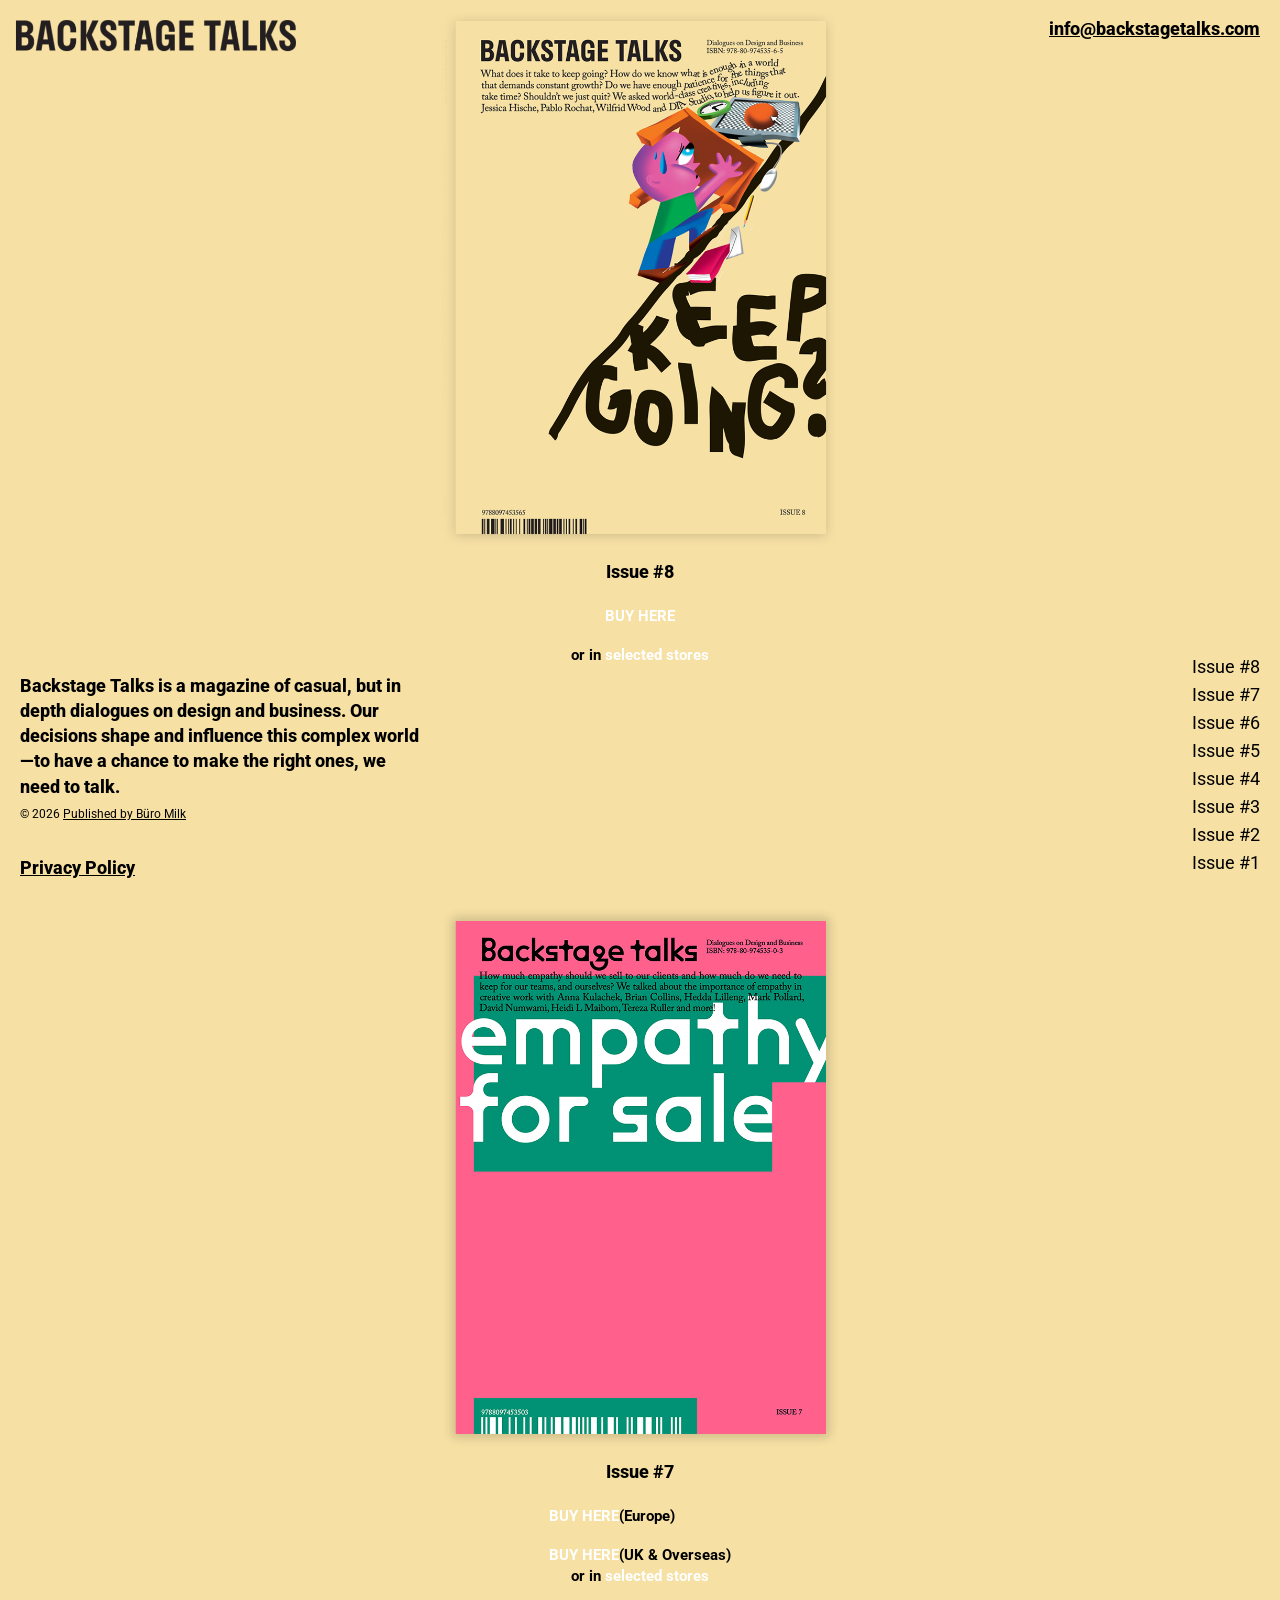
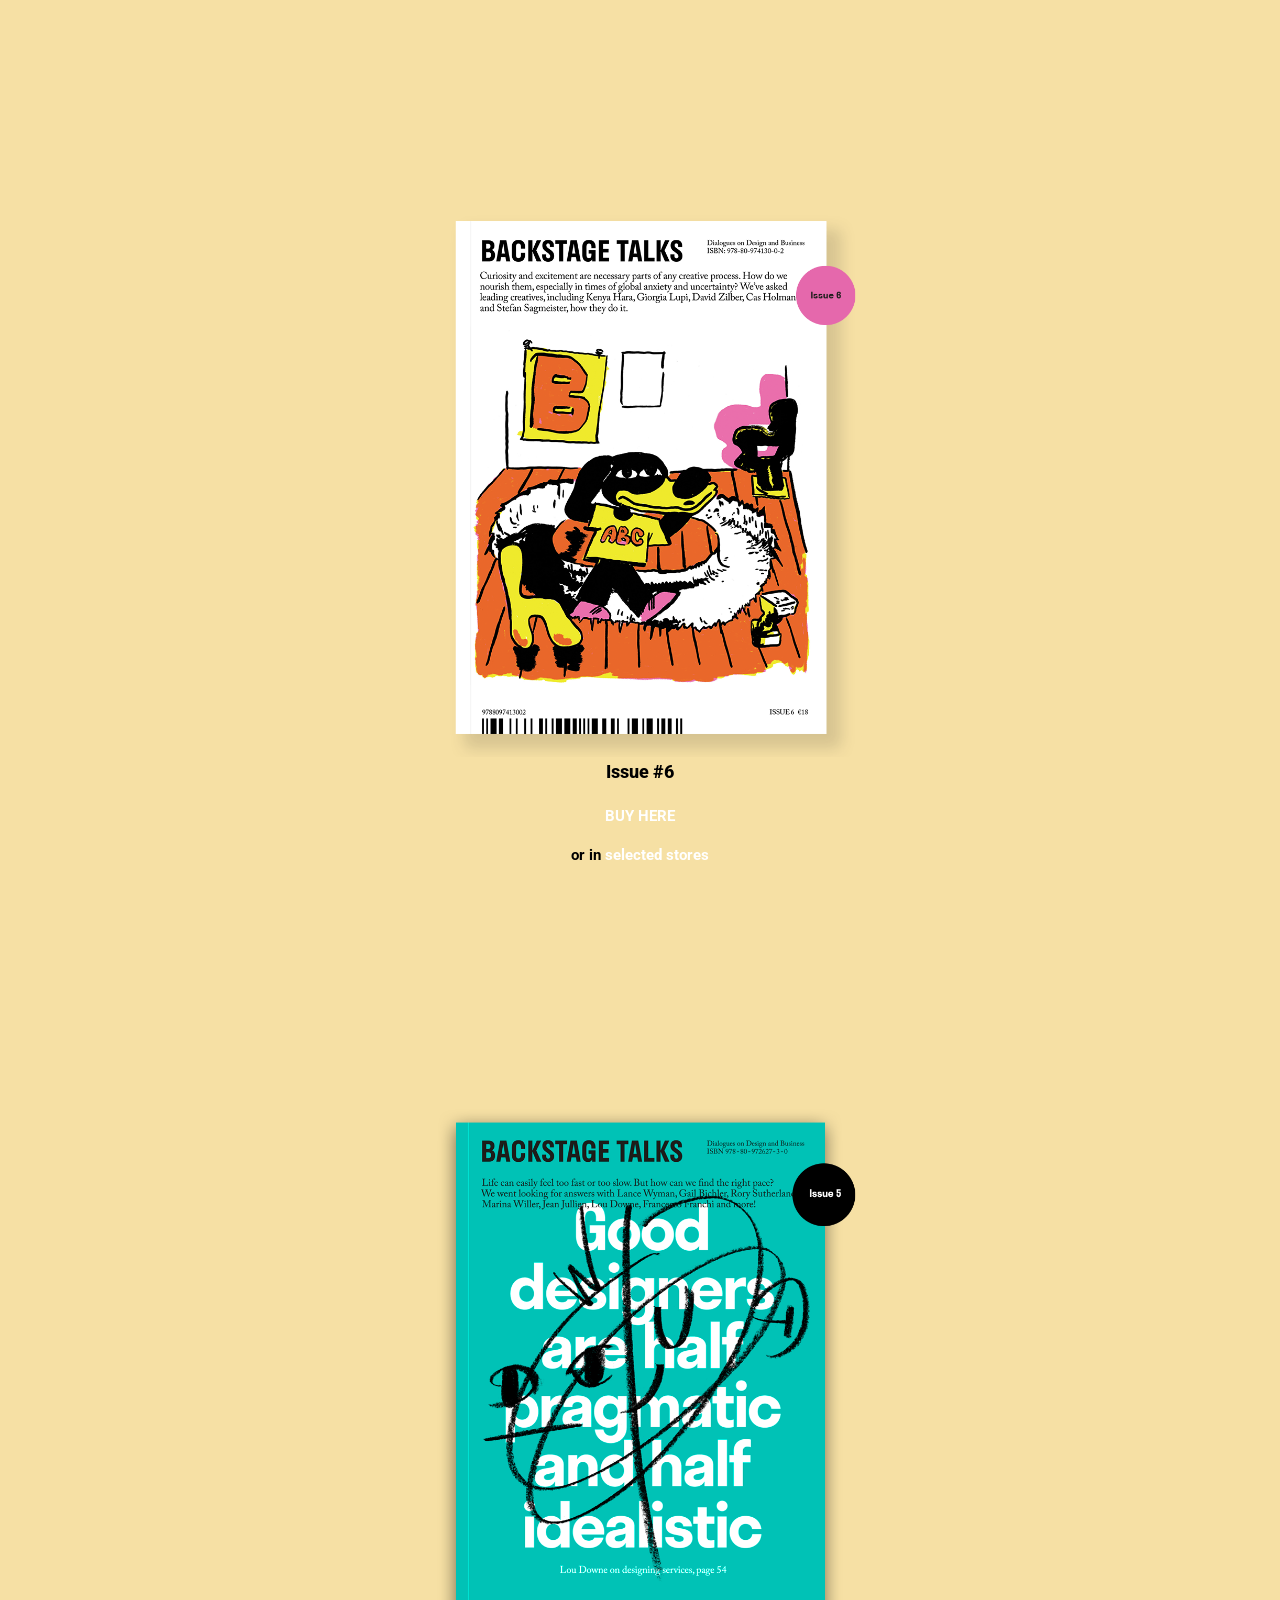
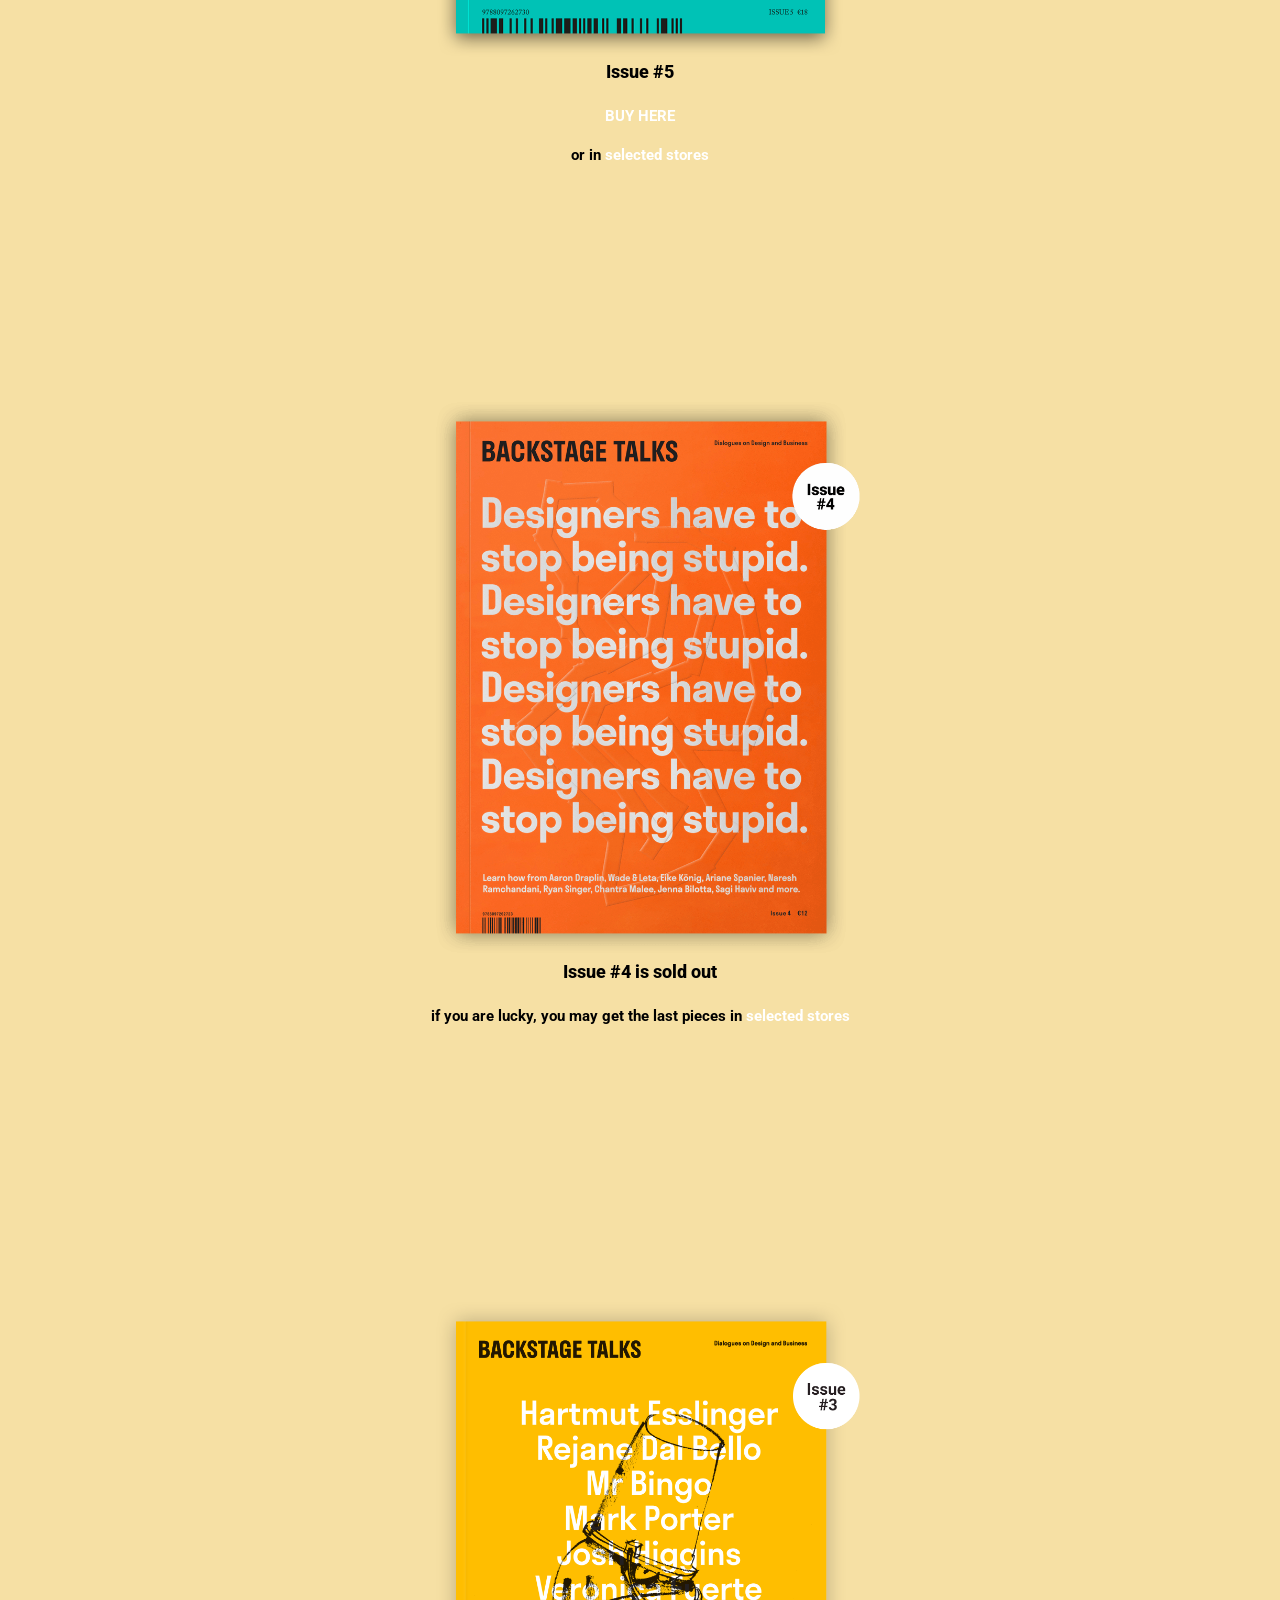
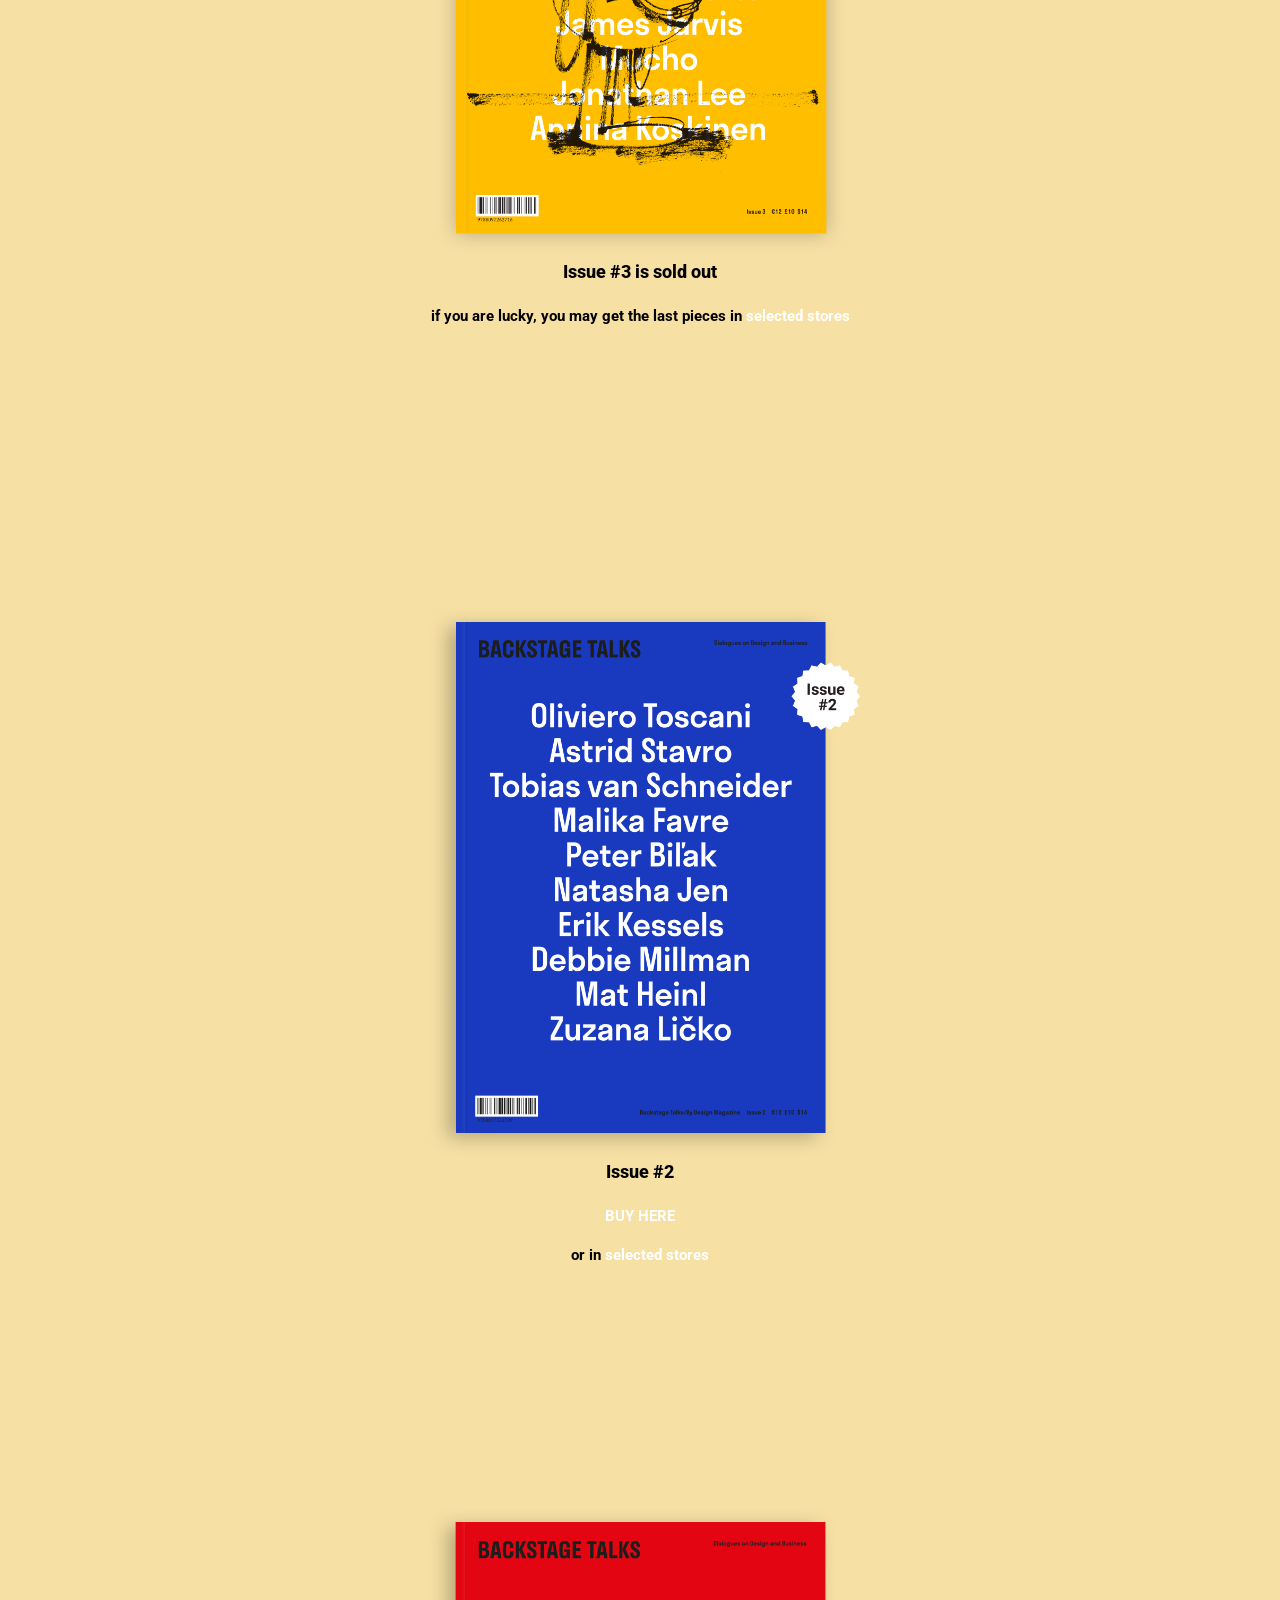
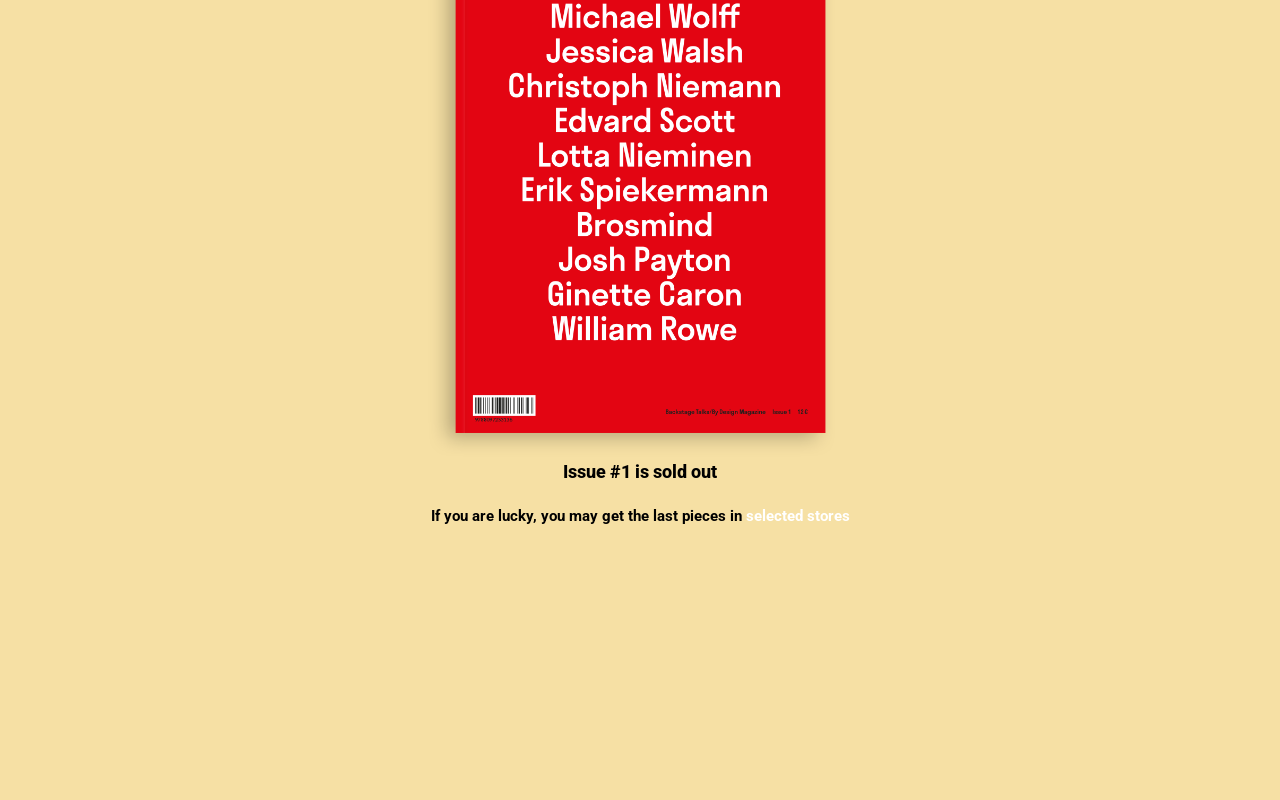
<file: index.html>
<!doctype html>
<html lang="en">
  <head>
    <meta charset="UTF-8" />
    <meta name="viewport" content="width=device-width, initial-scale=1.0" />
    <title>Backstage Talks Magazine</title>
    <meta
      name="description"
      content="Backstage Talks is a magazine of casual, but in depth dialogues on design and business. Issue 8 Available now!"
    />
    <meta
      name="keywords"
      content="Backstage Talks, magazine, design, business, social responsibility, design interviews, Pablo Rochat, DIA Studio, Wilfrid Wood, Sagmeister, EY Doberman, frog, Jessica Hische, Brian Collins"
    />
    <link
      href="https://fonts.googleapis.com/css?family=Roboto:400,500,700"
      rel="stylesheet"
      type="text/css"
    />
    <link rel="stylesheet" href="main.css" />
    <link
      rel="shortcut icon"
      href="app/icon/apple-icon.png"
      type="image/x-icon"
    />
  </head>
  <body>
    <header class="header">
      <img class="logo" src="app/img/logo.png" alt="Backstage Talks Logo" />
    </header>

    <main class="main">
      <section class="section">
        <section class="about">
          <div>
            <p class="p-1">
              Backstage Talks is a magazine of casual, but in depth dialogues on
              design and business. Our decisions shape and influence this
              complex world—to have a chance to make the right ones, we need to
              talk.
            </p>
            <span class="p-3 copyright"
              >© 2026
              <a class="anchor-primary" href="">Published by Büro Milk</a></span
            >
          </div>
          <p class="p-1 p-primary-color">
            <a class="anchor-primary" href="">Privacy Policy</a>
          </p>
        </section>

        <div class="magazine-list">
          <div class="magazine" id="magazine-8">
            <div class="cover">
              <img
                class="cover-img"
                src="app/img/backstagetalks_cover_issue_8.png"
                alt="Backstage Talks Issue #8"
              />
            </div>
            <p class="p-1">Issue #8</p>
            <p class="p-2"><a class="anchor-secondary" href="">BUY HERE</a></p>
            <p class="p-2">
              or in <a class="anchor-secondary" href="">selected stores</a>
            </p>
          </div>

          <div class="magazine" id="magazine-7">
            <div class="cover">
              <img
                class="cover-img"
                src="app/img/backstagetalks_cover_issue_7.png"
                alt="Backstage Talks Issue #7"
              />
            </div>
            <p class="p-1">Issue #7</p>
            <div>
              <p class="p-2">
                <a class="anchor-secondary" href="">BUY HERE</a>(Europe)
              </p>
              <p class="p-2">
                <a class="anchor-secondary" href="">BUY HERE</a>(UK & Overseas)
              </p>
            </div>
            <p class="p-2">
              or in <a class="anchor-secondary" href="">selected stores</a>
            </p>
          </div>

          <div class="magazine" id="magazine-6">
            <div class="cover">
              <img
                class="cover-img"
                src="app/img/backstagetalks_cover_issue_6.png"
                alt="Backstage Talks Issue #6"
              />
            </div>
            <p class="p-1">Issue #6</p>
            <p class="p-2"><a class="anchor-secondary" href="">BUY HERE</a></p>
            <p class="p-2">
              or in <a class="anchor-secondary" href="">selected stores</a>
            </p>
          </div>

          <div class="magazine" id="magazine-5">
            <div class="cover">
              <img
                class="cover-img"
                src="app/img/backstagetalks_cover_issue_5.png"
                alt="Backstage Talks Issue #5"
              />
            </div>
            <p class="p-1">Issue #5</p>
            <p class="p-2"><a class="anchor-secondary" href="">BUY HERE</a></p>
            <p class="p-2">
              or in <a class="anchor-secondary" href="">selected stores</a>
            </p>
          </div>

          <div class="magazine" id="magazine-4">
            <div class="cover">
              <img
                class="cover-img"
                src="app/img/backstagetalks_cover_issue_4.png"
                alt="Backstage Talks Issue #4"
              />
            </div>
            <p class="p-1">Issue #4 is sold out</p>
            <p class="p-2">
              if you are lucky, you may get the last pieces in
              <a class="anchor-secondary" href="">selected stores</a>
            </p>
          </div>

          <div class="magazine" id="magazine-3">
            <div class="cover">
              <img
                class="cover-img"
                src="app/img/backstagetalks_cover_issue_3.png"
                alt="Backstage Talks Issue #3"
              />
            </div>
            <p class="p-1">Issue #3 is sold out</p>
            <p class="p-2">
              if you are lucky, you may get the last pieces in
              <a class="anchor-secondary" href="">selected stores</a>
            </p>
          </div>

          <div class="magazine" id="magazine-2">
            <div class="cover">
              <img
                class="cover-img"
                src="app/img/backstagetalks_cover2017.png"
                alt="Backstage Talks Issue #2"
              />
            </div>
            <p class="p-1">Issue #2</p>
            <p class="p-2"><a class="anchor-secondary" href="">BUY HERE</a></p>
            <p class="p-2">
              or in
              <a class="anchor-secondary" href="">selected stores</a>
            </p>
          </div>

          <div class="magazine" id="magazine-1">
            <div class="cover">
              <img
                class="cover-img"
                src="app/img/backstagetalks_cover2016_n.png"
                alt="Backstage Talks Issue #1"
              />
            </div>
            <p class="p-1">Issue #1 is sold out</p>
            <p class="p-2">
              If you are lucky, you may get the last pieces in
              <a class="anchor-secondary" href="">selected stores</a>
            </p>
          </div>
        </div>

        <div class="right-side">
          <section class="contact">
            <p class="p-1">
              <a class="anchor-primary" href="mailto:info@backstagetalks.com"
                >info@backstagetalks.com</a
              >
            </p>
          </section>

          <nav class="nav">
            <ul>
              <li><a href="#magazine-8">Issue #8</a></li>
              <li><a href="#magazine-7">Issue #7</a></li>
              <li><a href="#magazine-6">Issue #6</a></li>
              <li><a href="#magazine-5">Issue #5</a></li>
              <li><a href="#magazine-4">Issue #4</a></li>
              <li><a href="#magazine-3">Issue #3</a></li>
              <li><a href="#magazine-2">Issue #2</a></li>
              <li><a href="#magazine-1">Issue #1</a></li>
            </ul>
          </nav>
        </div>
      </section>

      <script src="main.js" />
    </main>
  </body>
</html>
</file>
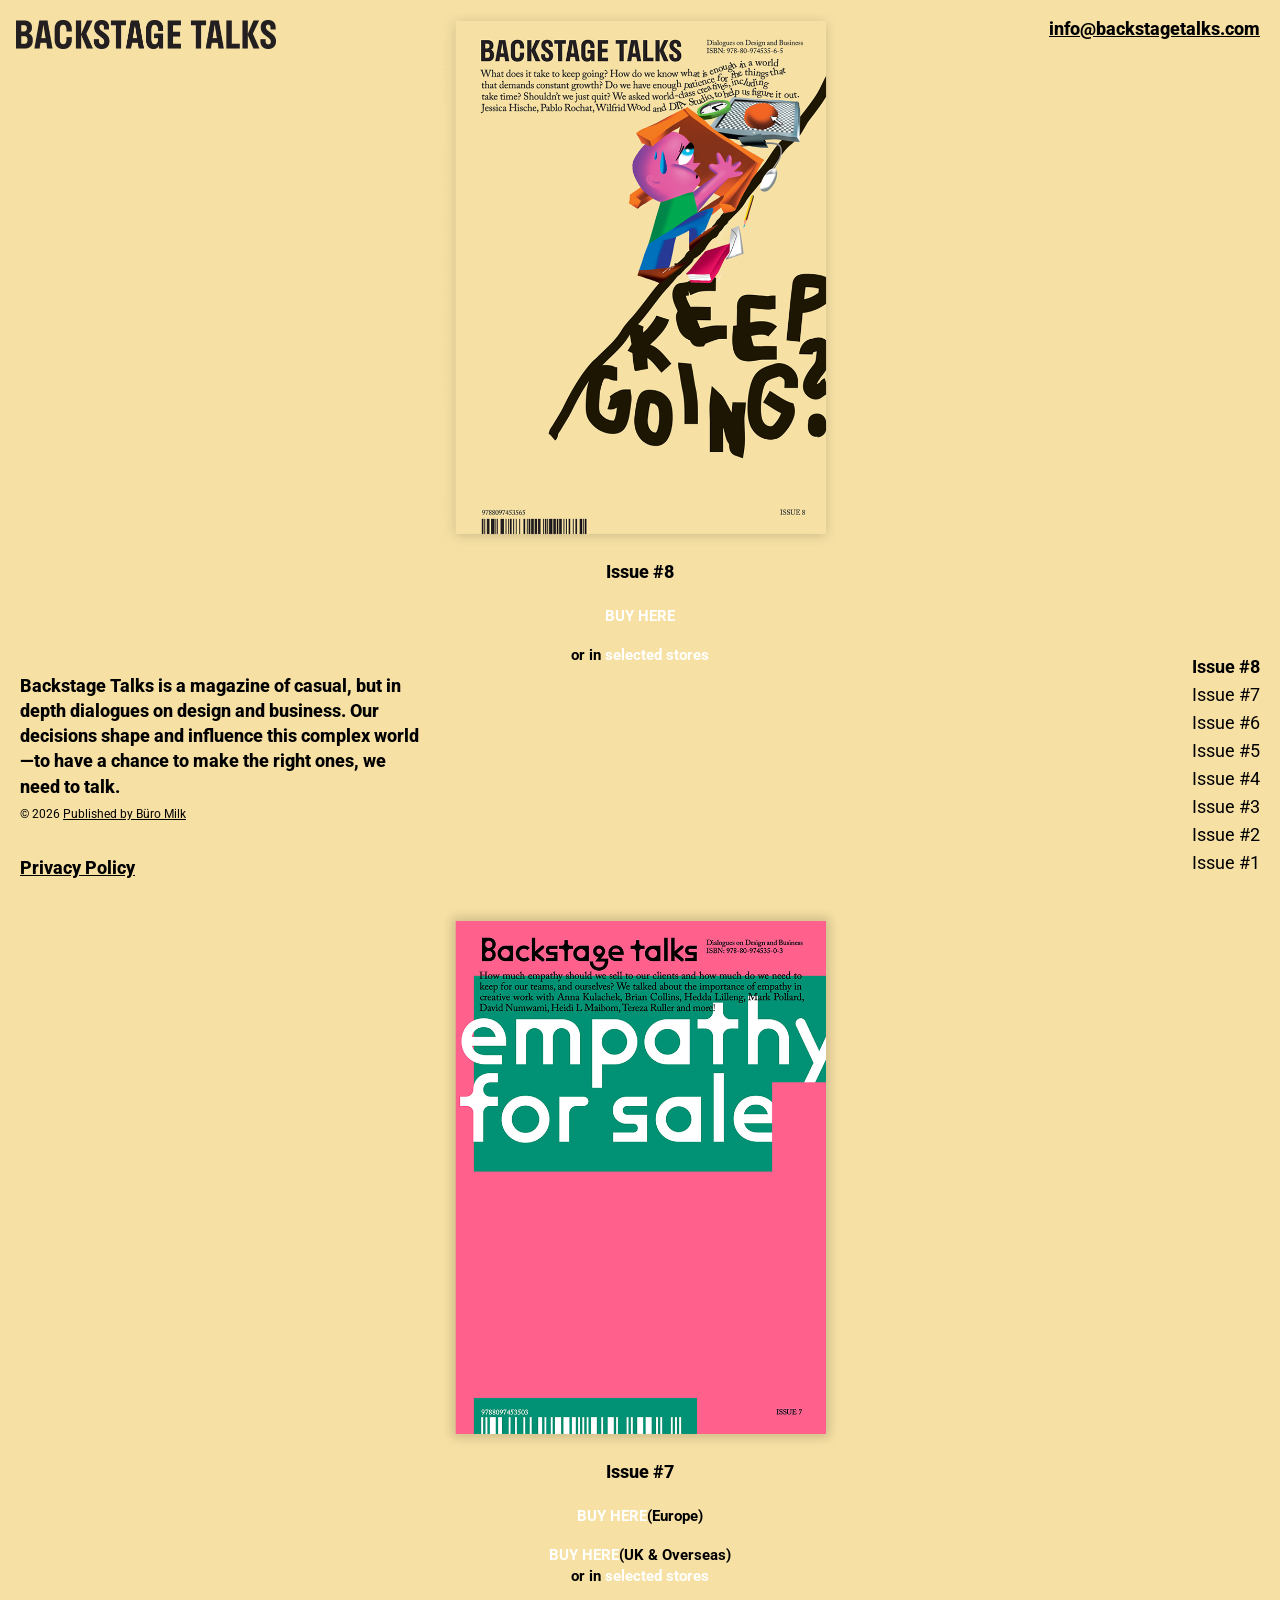
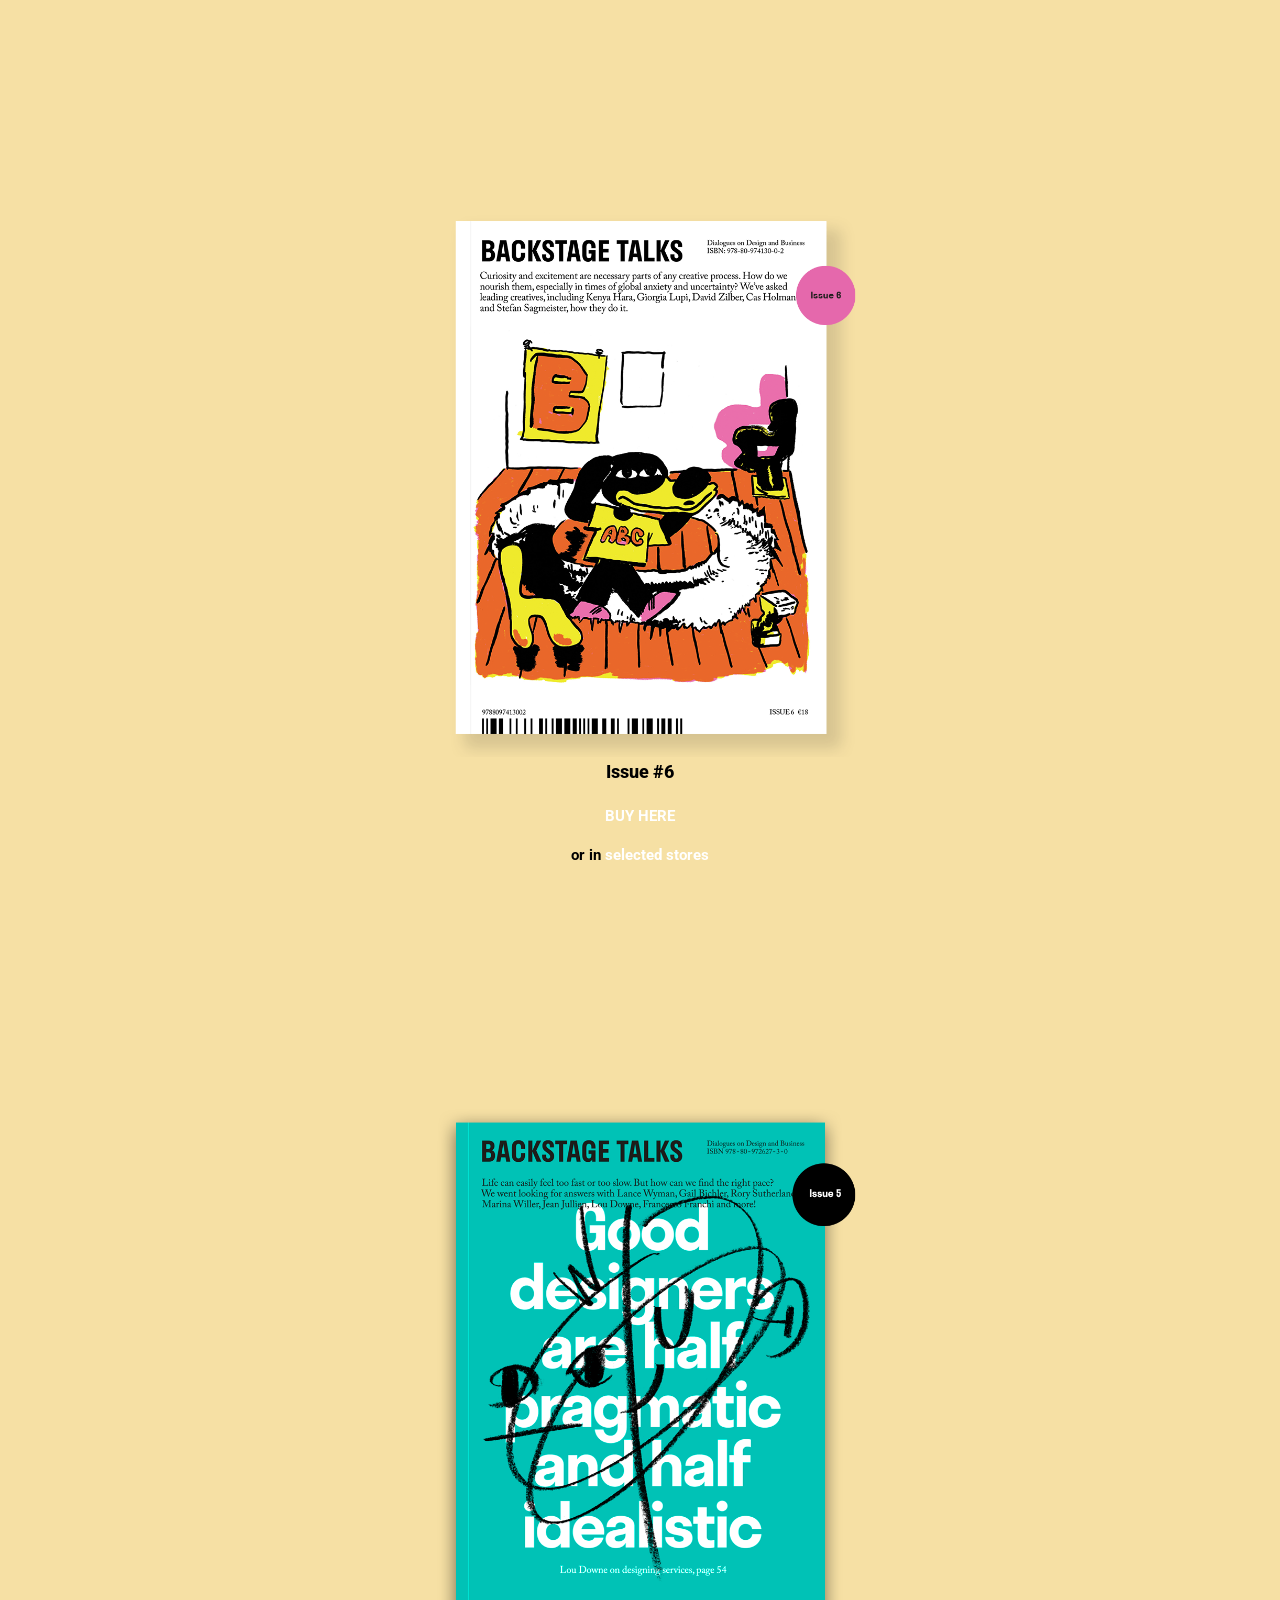
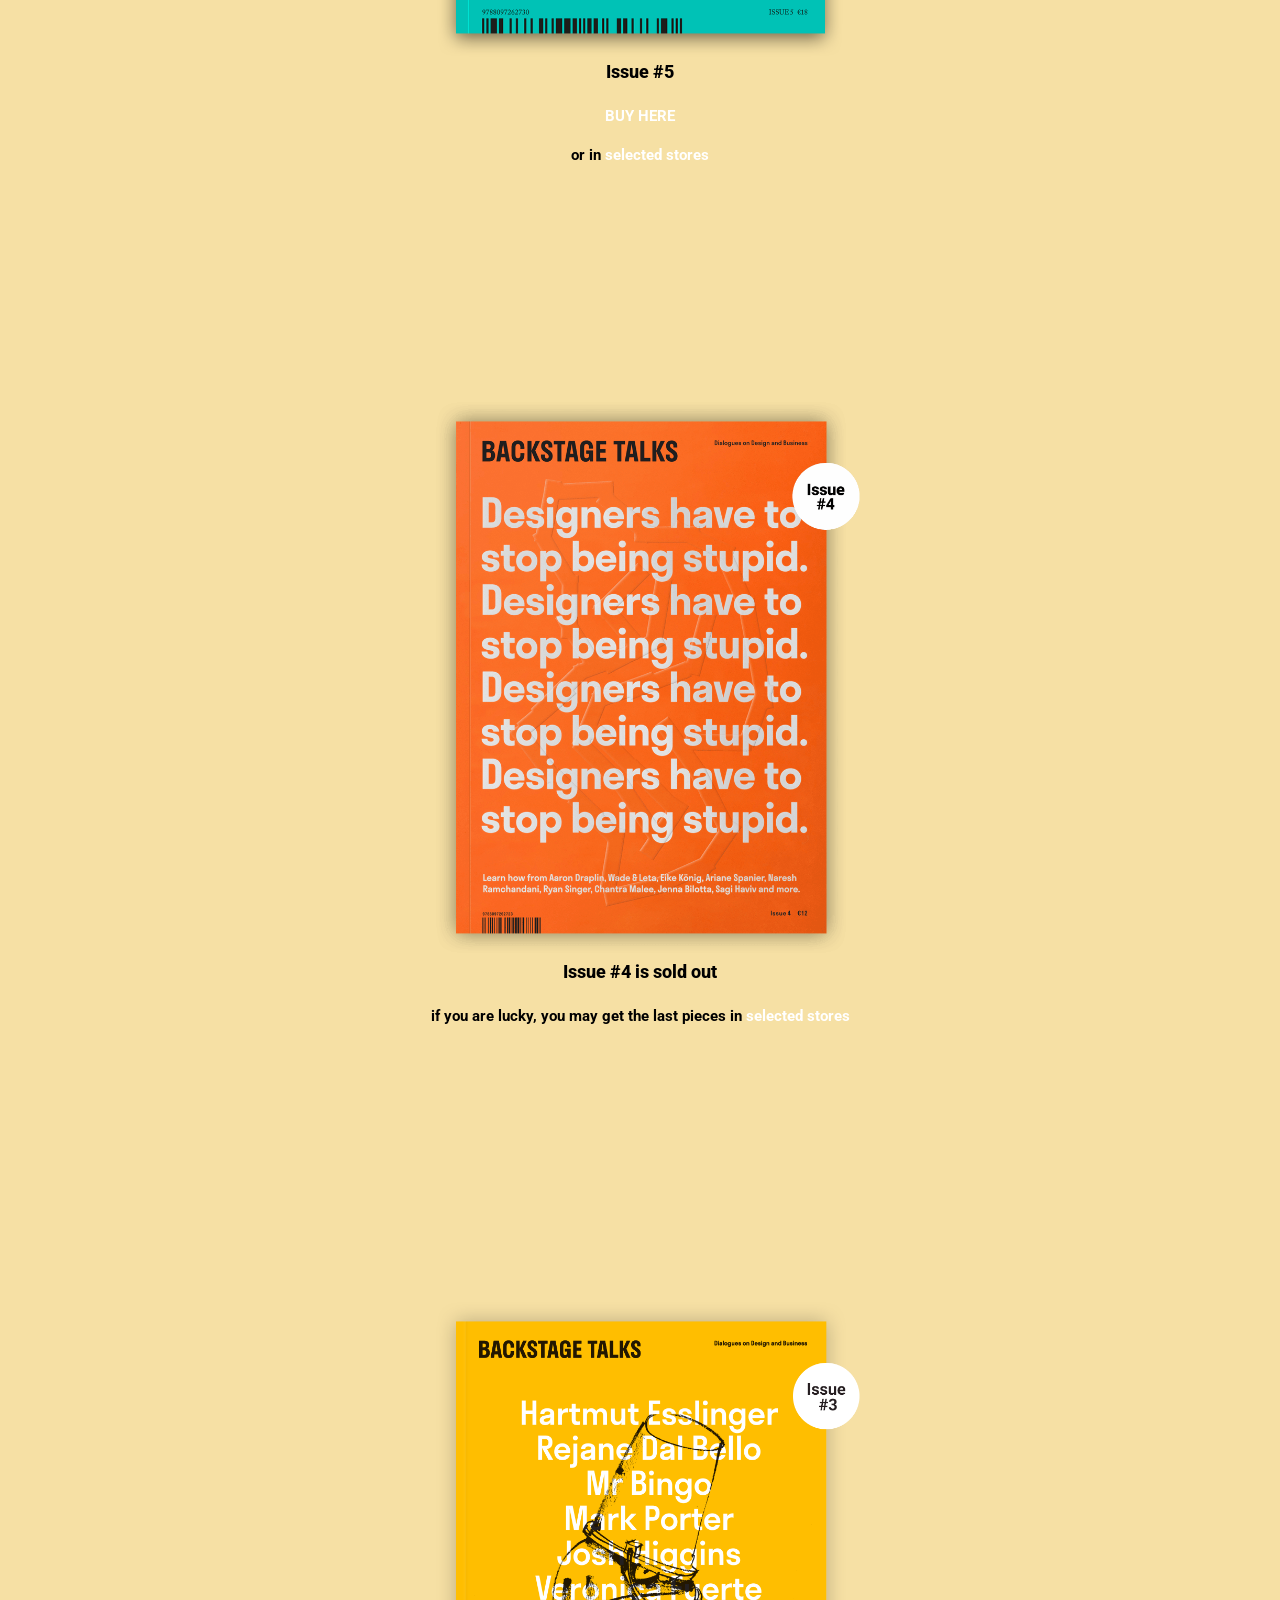
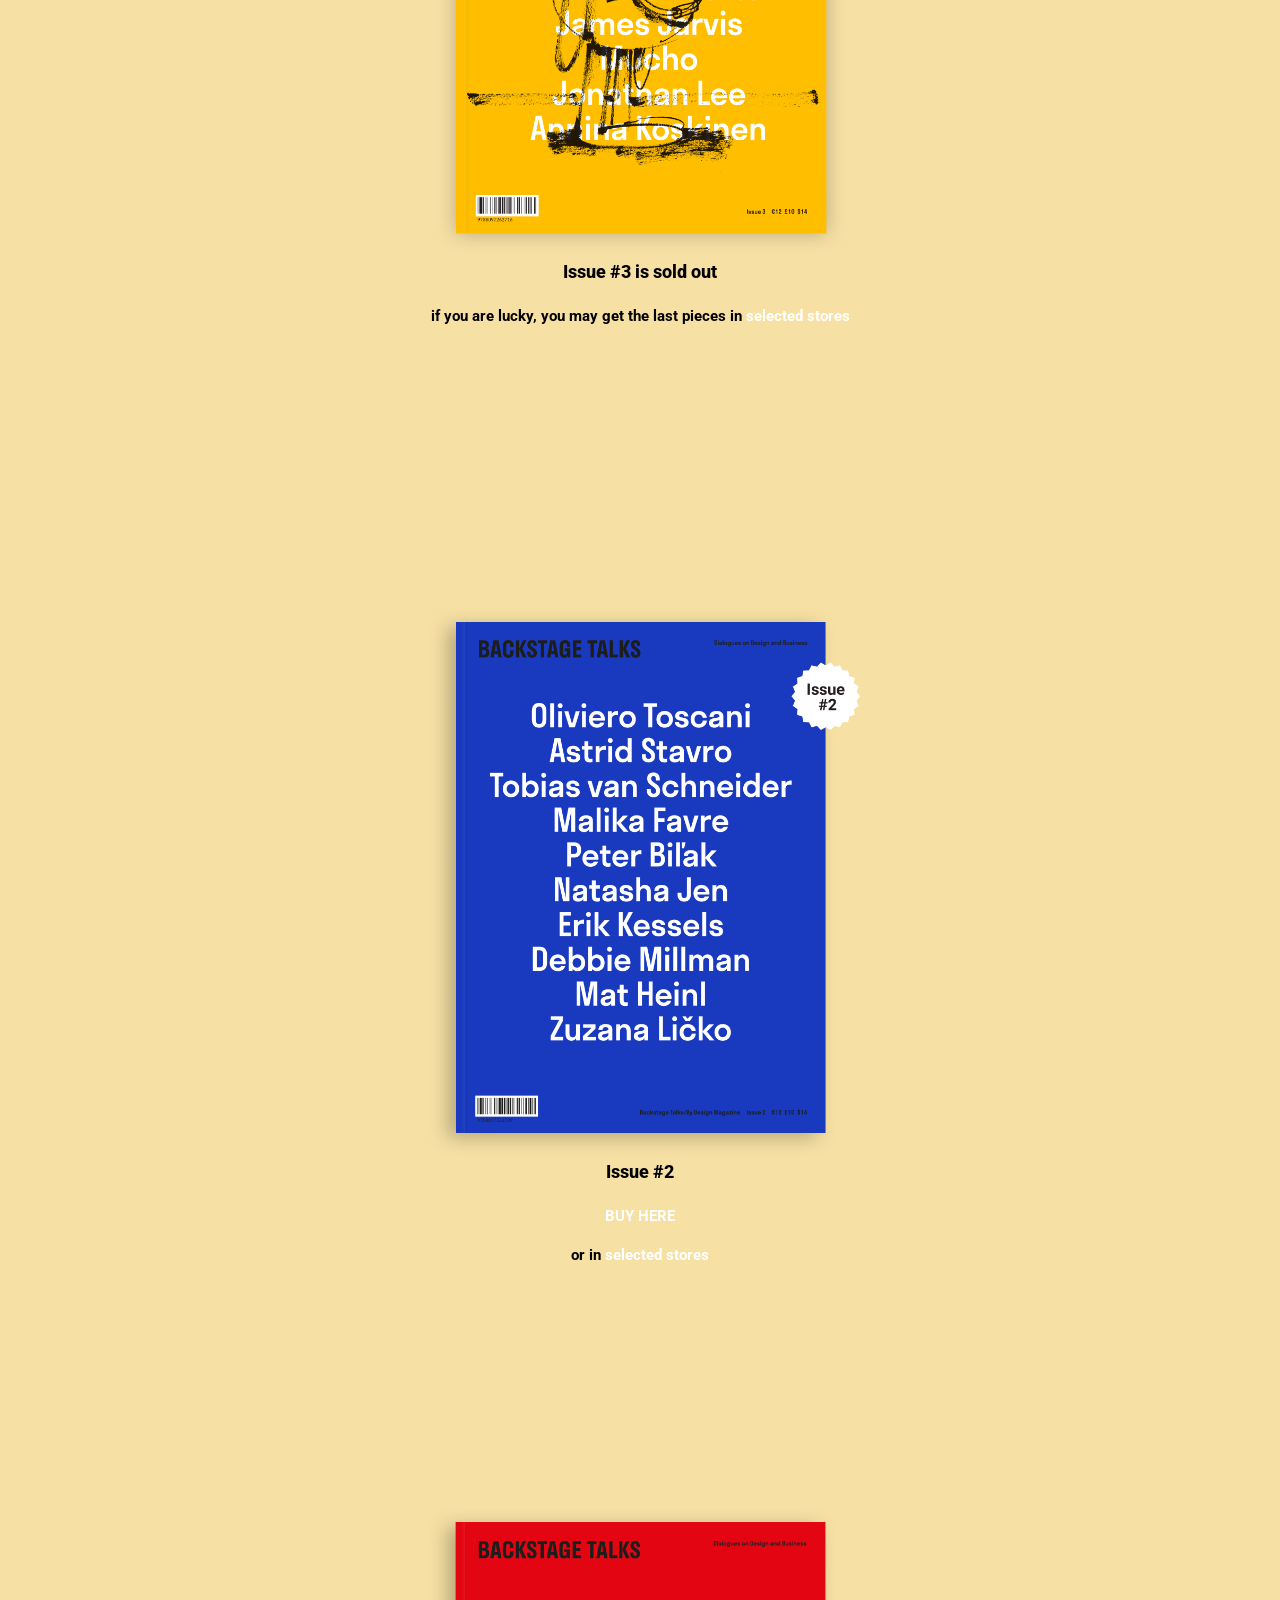
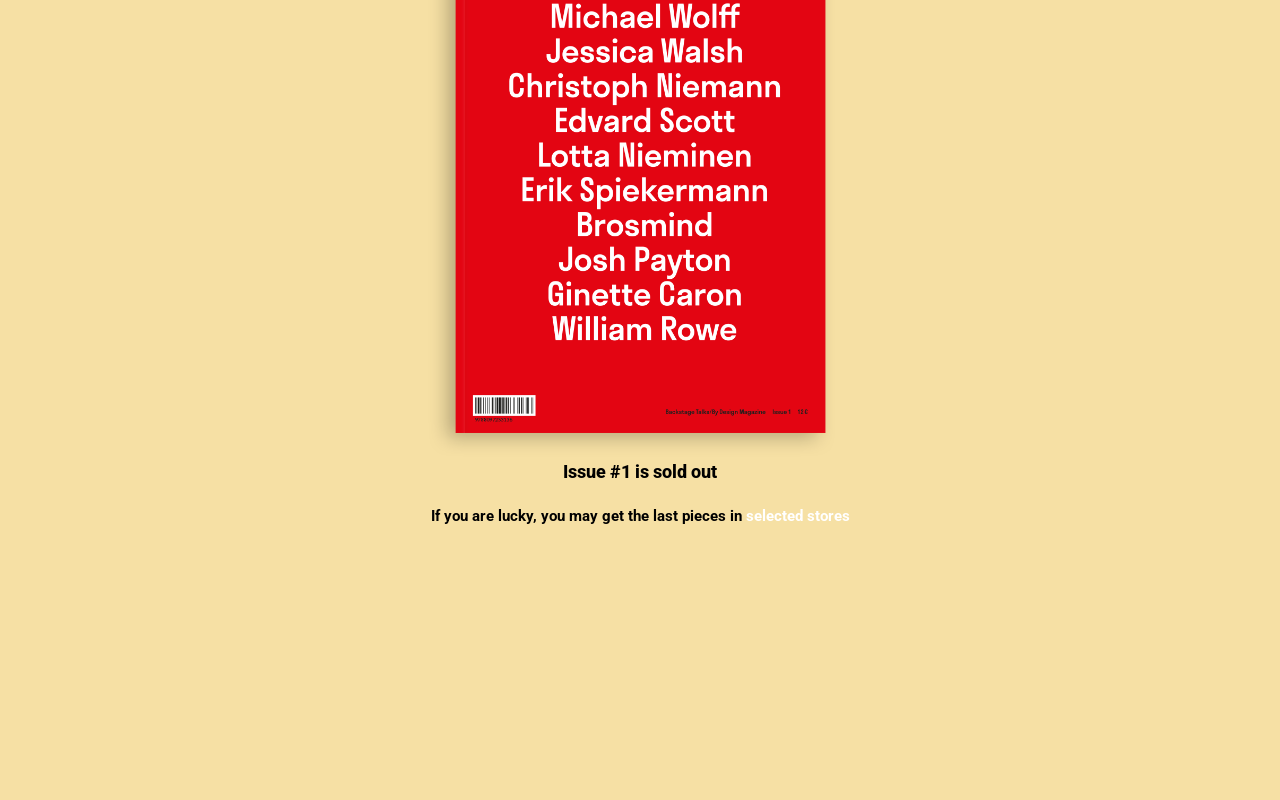
<file: docs/index.html>
<!doctype html>
<html lang="en">
  <head>
    <meta charset="UTF-8" />
    <meta name="viewport" content="width=device-width, initial-scale=1.0" />
    <title>Backstage Talks Magazine</title>
    <meta
      name="description"
      content="Backstage Talks is a magazine of casual, but in depth dialogues on design and business. Issue 8 Available now!"
    />
    <meta
      name="keywords"
      content="Backstage Talks, magazine, design, business, social responsibility, design interviews, Pablo Rochat, DIA Studio, Wilfrid Wood, Sagmeister, EY Doberman, frog, Jessica Hische, Brian Collins"
    />
    <link
      href="https://fonts.googleapis.com/css?family=Roboto:400,500,700"
      rel="stylesheet"
      type="text/css"
    />
    <link rel="stylesheet" href="assets/styles/main.css" />
    <link
      rel="shortcut icon"
      href="assets/icon/apple-icon.png"
      type="image/x-icon"
    />
  </head>
  <body>
    <header class="header">
      <img class="logo" src="assets/img/logo.png" alt="Backstage Talks Logo" />
    </header>

    <main class="main">
      <section class="section">
        <section class="about">
          <div>
            <p class="p-1">
              Backstage Talks is a magazine of casual, but in depth dialogues on
              design and business. Our decisions shape and influence this
              complex world—to have a chance to make the right ones, we need to
              talk.
            </p>
            <span class="p-3 copyright"
              >© 2026
              <a class="anchor-primary" href="">Published by Büro Milk</a></span
            >
          </div>
          <p class="p-1 p-primary-color">
            <a class="anchor-primary" href="">Privacy Policy</a>
          </p>
        </section>

        <div class="magazine-list">
          <div class="magazine" id="magazine-8">
            <div class="cover">
              <img
                class="cover-img"
                src="assets/img/backstagetalks_cover_issue_8.png"
                alt="Backstage Talks Issue #8"
              />
            </div>
            <p class="p-1">Issue #8</p>
            <p class="p-2">
              <a
                class="anchor-secondary"
                href="https://brot.sk/products/pre-order-backstage-talks-issue-8"
                >BUY HERE</a
              >
            </p>
            <p class="p-2">
              or in
              <a class="anchor-secondary" href="">selected stores</a>
            </p>
          </div>

          <div class="magazine" id="magazine-7">
            <div class="cover">
              <img
                class="cover-img"
                src="assets/img/backstagetalks_cover_issue_7.png"
                alt="Backstage Talks Issue #7"
              />
            </div>
            <p class="p-1">Issue #7</p>
            <div>
              <p class="p-2">
                <a
                  class="anchor-secondary"
                  href="https://brot.sk/products/backstage-talks-issue-7"
                  >BUY HERE</a
                >(Europe)
              </p>
              <p class="p-2">
                <a
                  class="anchor-secondary"
                  href="https://www.newsstand.co.uk/196-business-and-finance-magazines/33211-subscribe-to-backstage-talks-magazine-subscription.aspx"
                  >BUY HERE</a
                >(UK & Overseas)
              </p>
            </div>
            <p class="p-2">
              or in
              <a class="anchor-secondary" href="">selected stores</a>
            </p>
          </div>

          <div class="magazine" id="magazine-6">
            <div class="cover">
              <img
                class="cover-img"
                src="assets/img/backstagetalks_cover_issue_6.png"
                alt="Backstage Talks Issue #6"
              />
            </div>
            <p class="p-1">Issue #6</p>
            <p class="p-2">
              <a
                class="anchor-secondary"
                href="https://brot.sk/products/backstage-talks-issue-6?_pos=2&_sid=1c5730cc8&_ss=r"
                >BUY HERE</a
              >
            </p>
            <p class="p-2">
              or in
              <a class="anchor-secondary" href="">selected stores</a>
            </p>
          </div>

          <div class="magazine" id="magazine-5">
            <div class="cover">
              <img
                class="cover-img"
                src="assets/img/backstagetalks_cover_issue_5.png"
                alt="Backstage Talks Issue #5"
              />
            </div>
            <p class="p-1">Issue #5</p>
            <p class="p-2">
              <a
                class="anchor-secondary"
                href="https://brot.sk/products/backstage-talks-5?_pos=3&_sid=1c5730cc8&_ss=r"
                >BUY HERE</a
              >
            </p>
            <p class="p-2">
              or in
              <a class="anchor-secondary" href="">selected stores</a>
            </p>
          </div>

          <div class="magazine" id="magazine-4">
            <div class="cover">
              <img
                class="cover-img"
                src="assets/img/backstagetalks_cover_issue_4.png"
                alt="Backstage Talks Issue #4"
              />
            </div>
            <p class="p-1">Issue #4 is sold out</p>
            <p class="p-2">
              if you are lucky, you may get the last pieces in
              <a class="anchor-secondary" href="">selected stores</a>
            </p>
          </div>

          <div class="magazine" id="magazine-3">
            <div class="cover">
              <img
                class="cover-img"
                src="assets/img/backstagetalks_cover_issue_3.png"
                alt="Backstage Talks Issue #3"
              />
            </div>
            <p class="p-1">Issue #3 is sold out</p>
            <p class="p-2">
              if you are lucky, you may get the last pieces in
              <a class="anchor-secondary" href="">selected stores</a>
            </p>
          </div>

          <div class="magazine" id="magazine-2">
            <div class="cover">
              <img
                class="cover-img"
                src="assets/img/backstagetalks_cover2017.png"
                alt="Backstage Talks Issue #2"
              />
            </div>
            <p class="p-1">Issue #2</p>
            <p class="p-2">
              <a
                class="anchor-secondary"
                href="https://brot.sk/products/backstage-talks-2?_pos=1&_sid=1c5730cc8&_ss=r"
                >BUY HERE</a
              >
            </p>
            <p class="p-2">
              or in
              <a class="anchor-secondary" href="">selected stores</a>
            </p>
          </div>

          <div class="magazine" id="magazine-1">
            <div class="cover">
              <img
                class="cover-img"
                src="assets/img/backstagetalks_cover2016_n.png"
                alt="Backstage Talks Issue #1"
              />
            </div>
            <p class="p-1">Issue #1 is sold out</p>
            <p class="p-2">
              If you are lucky, you may get the last pieces in
              <a class="anchor-secondary" href="">selected stores</a>
            </p>
          </div>
        </div>

        <div class="right-side">
          <section class="contact">
            <p class="p-1">
              <a class="anchor-primary" href="mailto:info@backstagetalks.com"
                >info@backstagetalks.com</a
              >
            </p>
          </section>

          <nav class="nav">
            <ul>
              <li><a id="magazine-8-tab" href="#magazine-8">Issue #8</a></li>
              <li><a id="magazine-7-tab" href="#magazine-7">Issue #7</a></li>
              <li><a id="magazine-6-tab" href="#magazine-6">Issue #6</a></li>
              <li><a id="magazine-5-tab" href="#magazine-5">Issue #5</a></li>
              <li><a id="magazine-4-tab" href="#magazine-4">Issue #4</a></li>
              <li><a id="magazine-3-tab" href="#magazine-3">Issue #3</a></li>
              <li><a id="magazine-2-tab" href="#magazine-2">Issue #2</a></li>
              <li><a id="magazine-1-tab" href="#magazine-1">Issue #1</a></li>
            </ul>
          </nav>
        </div>
      </section>

      <script src="assets/js/main.js"></script>
    </main>
  </body>
</html>
</file>
<file: main.css>
:root {
    --black: #000000;
    --lightbrown: #F6E0A4;
    --red: #e30512;
    --blue: #1d3fbb;
    --orange: #ff651a;
    --yellow: #ffbe00;
    --waterblue: #00c1b5;
    --pink: #FF608C;
    --white: #FFFFFF;
    --lg: 1.8em;
    --md: 1.5em;
    --sm: 1.2em;
    --background-color: var(--lightbrown);    
    --primary-color: var(--black);
    --secondary-color: var(--white);
}

* {
    box-sizing: border-box;
}

html {
    font-size: 62.5%;
}

body {
    margin: 0;
    
    position: relative;

    font-family: Roboto, sans-serif;
    
    background: var(--background-color);
    transition-property: background;
    transition-duration: 0.2s;
}

.header {
    padding: 2em 1.6em;

    position: absolute;
    top: 0;
}

.logo {
    width: 16em;
    height: auto;
}

.section {
    width: 100%;
    padding: 0 2em;

    display: flex;
    flex-direction: column;
}

.about {
    margin-bottom: 2em;
    
    display: grid;
    gap: 3.2em;
    
    text-align: center;
    
    order: 1;
}

.nav {
    display: none;
}

.contact {
    text-align: center;
    
    order: 2;
}

.magazine-list {
    display: grid;
    grid-auto-rows: 100vh;    
    
    order: 0;
}

.magazine {
    display: grid;
    align-content: center;
    justify-items: center;
}

.cover-img {
    width: 80vw;
    max-width: 40em;
}

p[class^="p-"], span[class^="p-"] {
    margin: 0 0 1.2em 0;

    color: var(--primary-color);
    line-height: 1.4em;

    &:only-of-type {
        margin-bottom: .4em;
    }

    &:last-child {
        margin-bottom: 0;
    }
}

.p-1 {
    font-size: var(--lg);
    font-weight: 800;
}

.p-2 {
    font-size: var(--md);
    font-weight: 700;
}

.p-3 {
    font-size: var(--sm);
    font-weight: normal;
}

.anchor-primary {
    color: var(--primary-color);

    text-decoration: underline;

    &:hover {
        text-decoration: none;
    }
}

.anchor-secondary {
    color: var(--secondary-color);

    text-decoration: none;

    &:hover {
        text-decoration: underline;
    }
}

@media (min-width: 600px) {
    .logo {
        width: 28em;
    }
}

@media (min-width: 900px) {    
    .header {
        position: fixed;
    }
    
    .section {
        display: grid;
        grid-template-columns: repeat(3, 1fr);
    }

    .nav {
        display: block;
    }

    .about {
        align-self: end;
        text-align: left;

        position: sticky;
        bottom: 2em;

        order: 0;
    }

    .right-side {
        display: grid;
        grid-template-rows: repeat(2, 50vh);
    }
    
    .contact {
        text-align: right;

        position: sticky;
        top: 1.6em;

        order: 1;
    }

    .nav {
        place-self: end;
        
        position: fixed;
        bottom: 0;

        order: 2;

        ul {
            margin: 2em 0;

            list-style: none;

            & > li {
                height: 2.8em;
            }

            & > li > a {
                font-size: var(--lg);
                
                color: var(--primary-color);
                text-decoration: none;

                &:hover {
                    text-decoration: underline;
                }
            }
        }
    }

    html {
        overflow-y: scroll;
        scroll-snap-type: y mandatory;        

        -ms-overflow-style: none;
        scrollbar-width: none; 
        &::-webkit-scrollbar {
            display: none;
        }
    }

    .magazine {
        align-content: start;

        scroll-snap-align: start;
    }

    .cover-img {
        max-width: 44em;
    }
}
</file>
<file: docs/assets/styles/main.css>
:root {
    --black: #000000;
    --lightbrown: #F6E0A4;
    --red: #e30512;
    --blue: #1d3fbb;
    --orange: #ff651a;
    --yellow: #ffbe00;
    --waterblue: #00c1b5;
    --pink: #FF608C;
    --white: #FFFFFF;
    --lg: 1.8em;
    --md: 1.5em;
    --sm: 1.2em;
    --background-color: var(--lightbrown);    
    --primary-color: var(--black);
    --secondary-color: var(--white);
}

* {
    box-sizing: border-box;
}

html {
    font-size: 62.5%;
}

body {
    margin: 0;
    
    position: relative;

    font-family: Roboto, sans-serif;
    
    background: var(--background-color);
    transition-property: background;
    transition-duration: 0.2s;
}

.header {
    padding: 2em 1.6em;

    position: absolute;
    top: 0;
}

.logo {
    width: 16em;
    height: auto;
}

.section {
    width: 100%;
    padding: 0 2em;

    display: flex;
    flex-direction: column;
}

.about {
    margin-bottom: 2em;
    
    display: grid;
    gap: 3.2em;
    
    text-align: center;
    
    order: 1;
}

.nav {
    display: none;
}

.contact {
    text-align: center;
    
    order: 2;
}

.magazine-list {
    display: grid;
    grid-auto-rows: 100vh;    
    
    order: 0;
}

.magazine {
    display: grid;
    align-content: center;
    justify-items: center;

    p {
        text-align: center;
    }
}

.cover-img {
    width: 80vw;
    max-width: 40em;
}

p[class^="p-"], span[class^="p-"] {
    margin: 0 0 1.2em 0;

    color: var(--primary-color);
    line-height: 1.4em;

    &:only-of-type {
        margin-bottom: .4em;
    }

    &:last-child {
        margin-bottom: 0;
    }
}

.p-1 {
    font-size: var(--lg);
    font-weight: 800;
}

.p-2 {
    font-size: var(--md);
    font-weight: 700;
}

.p-3 {
    font-size: var(--sm);
    font-weight: normal;
}

.anchor-primary {
    color: var(--primary-color);

    text-decoration: underline;

    &:hover {
        text-decoration: none;
    }
}

.anchor-secondary {
    color: var(--secondary-color);

    text-decoration: none;

    &:hover {
        text-decoration: underline;
    }
}

@media (min-width: 600px) {
    .logo {
        width: 26em;
    }
}

@media (min-width: 900px) {    
    .header {
        position: fixed;
    }
    
    .section {
        display: grid;
        grid-template-columns: repeat(3, 1fr);
    }

    .nav {
        display: block;
    }

    .about {
        align-self: end;
        text-align: left;

        position: sticky;
        bottom: 2em;

        order: 0;
    }

    .right-side {
        display: grid;
        grid-template-rows: repeat(2, 50vh);
    }
    
    .contact {
        text-align: right;

        position: sticky;
        top: 1.6em;

        order: 1;
    }

    .nav {
        place-self: end;
        
        position: fixed;
        bottom: 0;

        order: 2;

        ul {
            margin: 2em 0;

            list-style: none;

            & > li {
                height: 2.8em;
            }

            & > li > a {
                font-size: var(--lg);
                
                color: var(--primary-color);
                text-decoration: none;

                &.active {
                    font-weight: bold;
                }

                &:hover {
                    text-decoration: underline;
                }
            }
        }
    }

    html {
        overflow-y: scroll;
        scroll-snap-type: y mandatory;        

        -ms-overflow-style: none;
        scrollbar-width: none; 
        &::-webkit-scrollbar {
            display: none;
        }
    }

    .magazine {
        align-content: start;

        scroll-snap-align: center;
        scroll-snap-stop: always;
    }

    .cover-img {
        max-width: 44em;
    }
}
</file>
